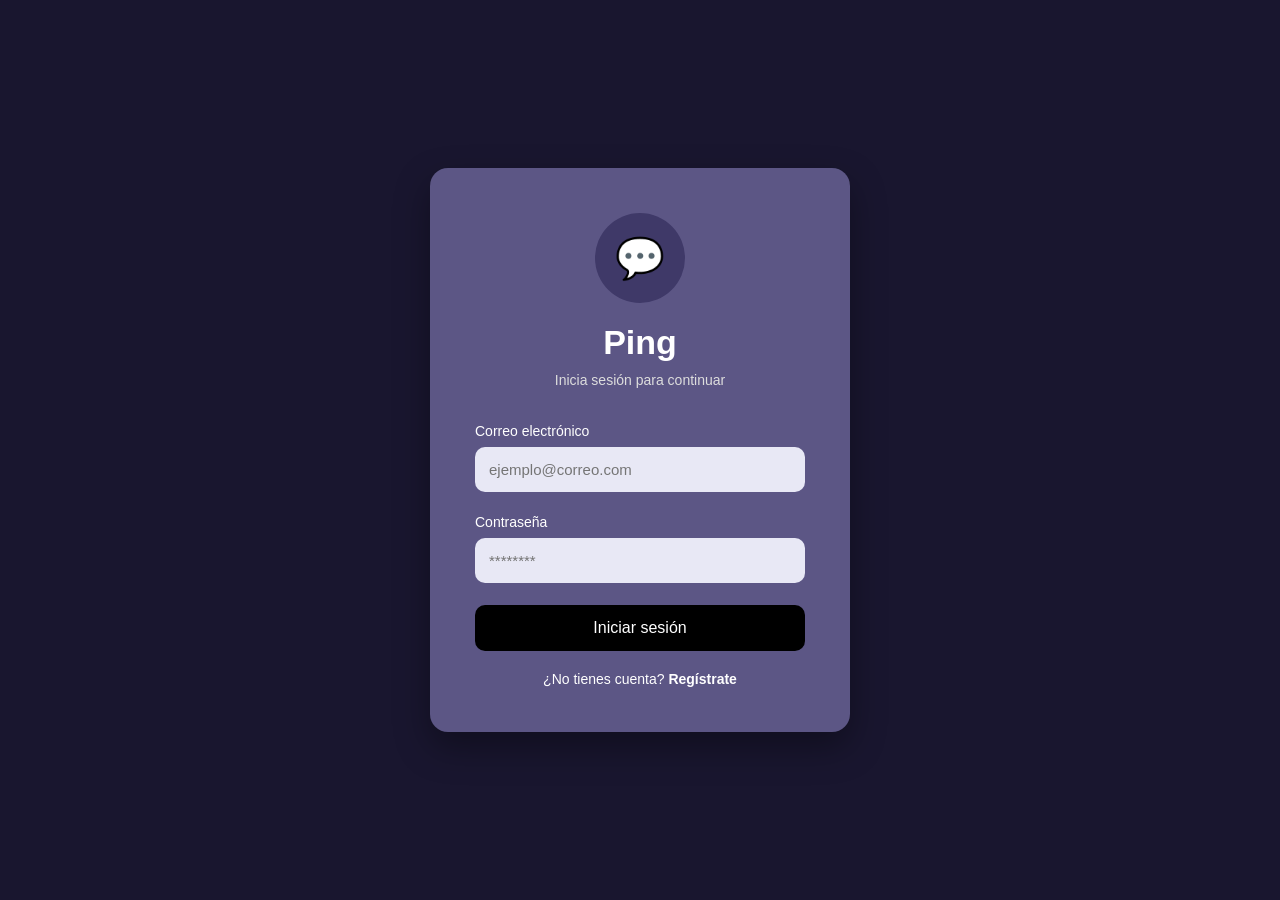
<file: Proyecto_3P/index.html>
<!DOCTYPE html>
<html lang="es">

<head>

    <meta charset="UTF-8">
    <meta name="viewport" content="width=device-width, initial-scale=1.0">

    <title>Ping - Login</title>
    <link rel="stylesheet" href="styles.css">

</head>

<body>

    <div class="login">

        <div class="logo">
            💬 
        </div>

        <h1>Ping</h1>

        <p>Inicia sesión para continuar</p>

        <form action="home.html">

            <label>Correo electrónico</label>

            <input
                type="email"
                placeholder="ejemplo@correo.com"
                required>

            <label>Contraseña</label>

            <input
                type="password"
                placeholder="********"
                required>

            <button type="submit">
                Iniciar sesión
            </button>

        </form>

        <div class="extra">

            ¿No tienes cuenta?

            <a href="#">Regístrate</a>

        </div>

    </div>

</body>

</html>
</file>
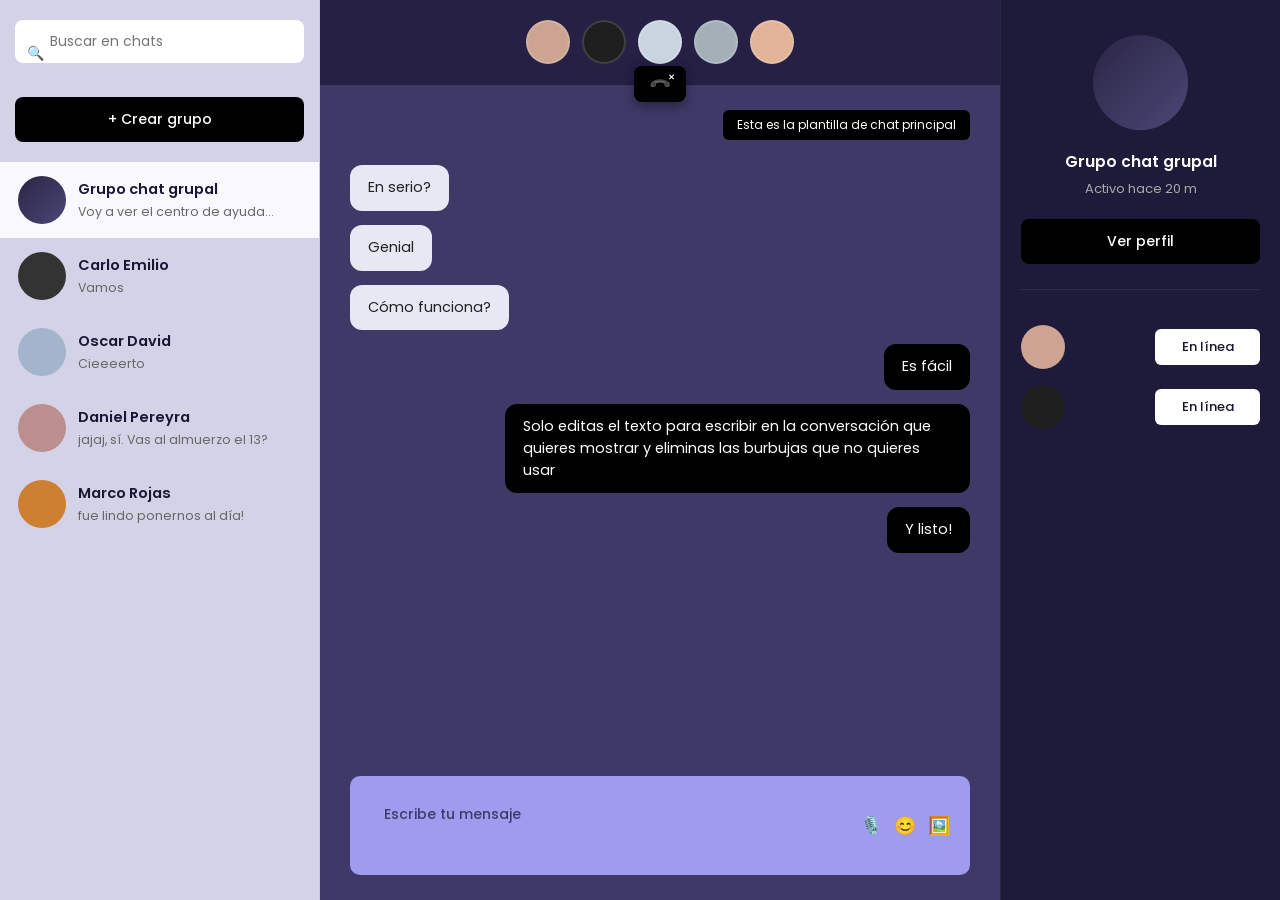
<file: Proyecto_3P/dashboard.html>
<!DOCTYPE html>
<html lang="es">
<head>
    <meta charset="UTF-8">
    <meta name="viewport" content="width=device-width, initial-scale=1.0">
    <title>Ping | Dashboard Chat</title>
    <link rel="stylesheet" href="styles.css">
    <link href="https://fonts.googleapis.com/css2?family=Poppins:wght@300;400;500;600;700&display=swap" rel="stylesheet">
</head>
<body>

    <div class="app-window">
        <aside class="sidebar-left">
            <div class="sidebar-header">
                <div class="search-container">
                    <span class="search-icon">🔍</span>
                    <input type="text" placeholder="Buscar en chats">
                </div>
                <button class="btn-create-group" id="btnOpenGroupModal">
                    + Crear grupo
                </button>
            </div>

            <div class="chat-list">
                <div class="chat-item active">
                    <div class="avatar group-avatar-main"></div>
                    <div class="chat-info">
                        <div class="chat-name">Grupo chat grupal</div>
                        <div class="chat-last-msg">Voy a ver el centro de ayuda...</div>
                    </div>
                </div>

                <div class="chat-item">
                    <div class="avatar user-avatar-1"></div>
                    <div class="chat-info">
                        <div class="chat-name">Carlo Emilio</div>
                        <div class="chat-last-msg">Vamos</div>
                    </div>
                </div>

                <div class="chat-item">
                    <div class="avatar user-avatar-2"></div>
                    <div class="chat-info">
                        <div class="chat-name">Oscar David</div>
                        <div class="chat-last-msg">Cieeeerto</div>
                    </div>
                </div>

                <div class="chat-item">
                    <div class="avatar user-avatar-3"></div>
                    <div class="chat-info">
                        <div class="chat-name">Daniel Pereyra</div>
                        <div class="chat-last-msg">jajaj, sí. Vas al almuerzo el 13?</div>
                    </div>
                </div>

                <div class="chat-item">
                    <div class="avatar user-avatar-4"></div>
                    <div class="chat-info">
                        <div class="chat-name">Marco Rojas</div>
                        <div class="chat-last-msg">fue lindo ponernos al día!</div>
                    </div>
                </div>
            </div>
        </aside>

        <main class="chat-main-area">
            <div class="chat-main-header">
                <div class="members-avatars-row">
                    <div class="member-circle avatar-m1"></div>
                    <div class="member-circle avatar-m2"></div>
                    <div class="member-circle avatar-m3"></div>
                    <div class="member-circle avatar-m4"></div>
                    <div class="member-circle avatar-m5"></div>
                </div>
                
                <div class="call-status-overlay">
                    <div class="btn-hangup">
                        <span class="phone-icon">📞</span>
                        <span class="hangup-x">✕</span>
                    </div>
                </div>
            </div>

            <div class="chat-messages-container">
                <div class="template-indicator">Esta es la plantilla de chat principal</div>

                <div class="message bubble-received">En serio?</div>
                <div class="message bubble-received">Genial</div>
                <div class="message bubble-received">Cómo funciona?</div>

                <div class="message bubble-sent">Es fácil</div>
                <div class="message bubble-sent long-msg">Solo editas el texto para escribir en la conversación que quieres mostrar y eliminas las burbujas que no quieres usar</div>
                <div class="message bubble-sent">Y listo!</div>
            </div>

            <div class="chat-input-wrapper">
                <div class="chat-input-box">
                    <input type="text" placeholder="Escribe tu mensaje">
                    <div class="chat-input-icons">
                        <span class="icon-item">🎙️</span>
                        <span class="icon-item">😊</span>
                        <span class="icon-item">🖼️</span>
                    </div>
                </div>
            </div>
        </main>

        <aside class="sidebar-right">
            <div class="group-profile-section">
                <div class="group-big-avatar"></div>
                <h2 class="group-title">Grupo chat grupal</h2>
                <p class="group-status">Activo hace 20 m</p>
                <button class="btn-view-profile">Ver perfil</button>
            </div>

            <div class="group-members-section">
                <div class="member-status-item">
                    <div class="member-avatar avatar-m1"></div>
                    <div class="status-badge">En línea</div>
                </div>
                <div class="member-status-item">
                    <div class="member-avatar avatar-m2"></div>
                    <div class="status-badge">En línea</div>
                </div>
            </div>
        </aside>
    </div>

    <div class="modal-overlay" id="groupModal">
        <div class="modal-container">
            <div class="modal-header-tag">Crear grupo</div>
            
            <div class="modal-input-row">
                <input type="text" placeholder="Introducir nombre del grupo o ID de usuarios." required>
                <button class="btn-modal-accept" id="btnCloseGroupModal">aceptar</button>
            </div>
        </div>
    </div>

    <script>
        const openBtn = document.getElementById('btnOpenGroupModal');
        const closeBtn = document.getElementById('btnCloseGroupModal');
        const modal = document.getElementById('groupModal');

        // Muestra el recuadro al dar clic en "Crear grupo"
        openBtn.addEventListener('click', () => {
            modal.classList.add('show');
        });

        // Lo oculta al dar clic en "aceptar"
        closeBtn.addEventListener('click', () => {
            modal.classList.remove('show');
        });

        // Opcional: Cerrar también si hacen clic fuera del recuadro negro
        modal.addEventListener('click', (e) => {
            if (e.target === modal) {
                modal.classList.remove('show');
            }
        });
    </script>

</body>
</html>
</file>
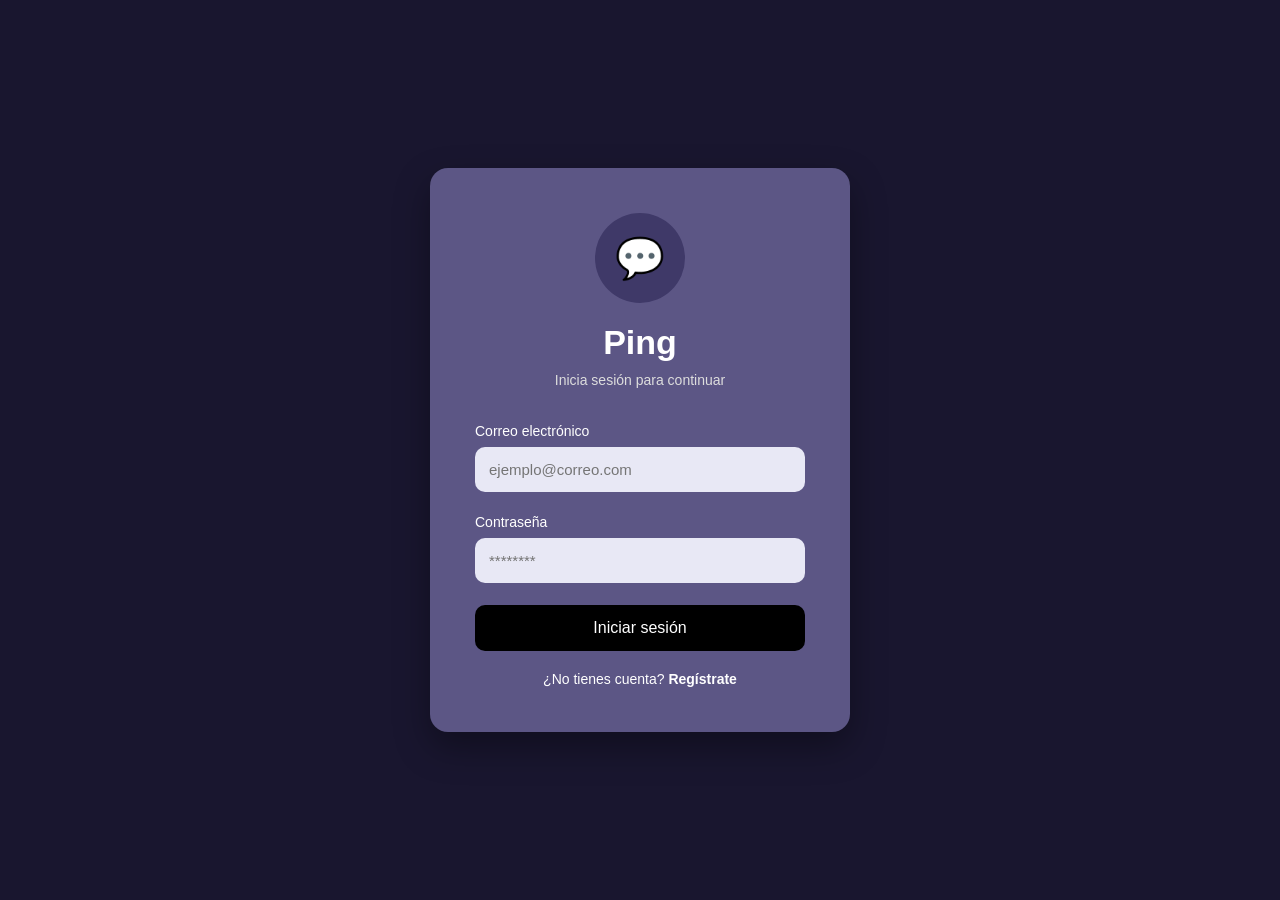
<file: Proyecto_3P/home.html>
<!DOCTYPE html>
<html lang="es">

<head>

    <meta charset="UTF-8">
    <meta name="viewport" content="width=device-width, initial-scale=1.0">

    <title>Ping - Login</title>
    <link rel="stylesheet" href="styles.css">

</head>

<body>

    <div class="login">

        <div class="logo">
            💬 
        </div>

        <h1>Ping</h1>

        <p>Inicia sesión para continuar</p>

        <form action="home.html">

            <label>Correo electrónico</label>

            <input
                type="email"
                placeholder="ejemplo@correo.com"
                required>

            <label>Contraseña</label>

            <input
                type="password"
                placeholder="********"
                required>

            <button type="submit">
                Iniciar sesión
            </button>

        </form>

        <div class="extra">

            ¿No tienes cuenta?

            <a href="#">Regístrate</a>

        </div>

    </div>

</body>

</html>
</file>
<file: Proyecto_3P/styles.css>
*{
    margin:0;
    padding:0;
    box-sizing:border-box;
    font-family:'Poppins',sans-serif;
}

body{

    background:#2d2748;
    display:flex;
    justify-content:center;
    align-items:center;
    height:100vh;

}

.login{

    width:420px;
    background:#5c5685;
    padding:45px;
    border-radius:18px;
    box-shadow:0 15px 35px rgba(0,0,0,.35);

}

.login h1{

    color:white;
    text-align:center;
    margin-bottom:10px;
    font-size:34px;

}

.login p{

    color:#dddddd;
    text-align:center;
    margin-bottom:35px;
    font-size:14px;

}

label{

    display:block;
    color:white;
    margin-bottom:8px;
    font-size:14px;

}

input{

    width:100%;
    padding:14px;
    border:none;
    border-radius:10px;
    margin-bottom:22px;
    background:#e8e8f5;
    font-size:15px;

}

input:focus{

    outline:none;

}

button{

    width:100%;
    padding:14px;
    background:black;
    color:white;
    border:none;
    border-radius:10px;
    cursor:pointer;
    font-size:16px;
    transition:.3s;

}

button:hover{

    background:#222;

}

.extra{

    margin-top:20px;
    text-align:center;
    color:white;
    font-size:14px;

}

.extra a{

    color:white;
    text-decoration:none;
    font-weight:600;

}

.extra a:hover{

    text-decoration:underline;

}

.logo{

    width:90px;
    height:90px;
    margin:auto;
    margin-bottom:20px;
    border-radius:50%;
    background:#3f3968;
    display:flex;
    justify-content:center;
    align-items:center;
    color:white;
    font-size:40px;

}

/* ----------------- HOMEPAGE ----------------------------------------------------------------------------- */

*{
    margin:0;
    padding:0;
    box-sizing:border-box;
    font-family:'Poppins', sans-serif;
}

html{
    scroll-behavior:smooth;
}

body{
    min-height:100vh;
    background:#19162f;
    color:white;
    overflow-x:hidden;
}

/* MENÚ ARRIBA IZQUIERDA */

.top-menu{
    width:100%;
    padding:25px 60px;
}

.top-menu nav{
    display:flex;
    justify-content:flex-start;
    align-items:center;
    gap:28px;
}

.top-menu a{
    color:white;
    text-decoration:none;
    font-size:15px;
}

.top-menu .salir{
    background:black;
    padding:12px 28px;
    border-radius:10px;
}

/* CONTENIDO CENTRADO */

.container{
    width:80%;
    max-width:780px;
    margin:250px auto 60px;
    padding:50px;
    background:linear-gradient(145deg,#292447,#332d55);
    border-radius:28px;
    box-shadow:0 25px 60px rgba(0,0,0,.35);
}

/* HERO */

.hero{
    margin-bottom:40px;
}

.tag{
    display:inline-block;
    background:#6a638f;
    padding:10px 22px;
    border-radius:25px;
    font-size:15px;
    margin-bottom:25px;
}

.hero h1{
    font-size:58px;
    line-height:1.12;
    margin-bottom:25px;
    max-width:650px;
}

.hero p{
    color:#ddd;
    font-size:17px;
    line-height:1.8;
    max-width:620px;
}

.buttons{
    margin-top:30px;
    display:flex;
    flex-direction:column;
    gap:15px;
    max-width:520px;
}

.btn{
    display:block;
    text-align:center;
    padding:17px;
    border-radius:12px;
    color:white;
    text-decoration:none;
    font-size:16px;
}

.primary{
    background:black;
}

.secondary{
    background:#6a638f;
}

/* CHAT */

.chat-card{
    width:100%;
    background:#4b4676;
    border-radius:20px;
    overflow:hidden;
    box-shadow:0 18px 45px rgba(0,0,0,.35);
    margin-bottom:35px;
}

.chat-header{
    background:#302a55;
    padding:22px;
    display:flex;
    justify-content:space-between;
    align-items:center;
}

.user{
    display:flex;
    align-items:center;
    gap:14px;
}

.avatar{
    width:55px;
    height:55px;
    border-radius:50%;
    background:linear-gradient(135deg,#e5e3ff,#6b5fc7);
}

.user h3{
    font-size:18px;
}

.user p{
    font-size:14px;
    color:#ddd;
}

.chat-icons{
    font-size:24px;
}

.messages{
    padding:28px;
}

.message{
    max-width:72%;
    padding:14px 18px;
    border-radius:12px;
    margin-bottom:16px;
    font-size:15px;
}

.received{
    background:#e8e8f5;
    color:#222;
}

.sent{
    background:black;
    color:white;
    margin-left:auto;
}

.big{
    max-width:78%;
}

.input-box{
    margin:0 28px 28px;
    background:#9f9cf0;
    color:#28234a;
    padding:15px;
    border-radius:10px;
    display:flex;
    justify-content:space-between;
}

/* FUNCIONES */

.features{
    display:grid;
    grid-template-columns:1fr 1fr;
    gap:22px;
    margin-bottom:35px;
}

.feature-card{
    background:#5c5685;
    padding:28px;
    border-radius:18px;
}

.circle{
    width:48px;
    height:48px;
    border-radius:50%;
    background:#6b5fc7;
    display:flex;
    justify-content:center;
    align-items:center;
    margin-bottom:16px;
}

.feature-card h3{
    font-size:22px;
    margin-bottom:10px;
}

.feature-card p{
    color:#ddd;
    line-height:1.6;
}

/* ESTADÍSTICAS */

.stats{
    display:grid;
    grid-template-columns:repeat(3,1fr);
    gap:20px;
    background:rgba(0,0,0,.12);
    border-radius:18px;
    padding:28px;
    text-align:center;
}

.stats h2{
    font-size:30px;
}

.stats p{
    color:#ddd;
    font-size:14px;
}

/* FOOTER */

footer{
    text-align:center;
    color:#ccc;
    padding:55px;
}

/* RESPONSIVE */

@media(max-width:800px){
    .top-menu{
        padding:25px;
    }

    .top-menu nav{
        flex-wrap:wrap;
        gap:18px;
    }

    .container{
        width:92%;
        padding:30px;
    }

    .hero h1{
        font-size:40px;
    }

    .features{
        grid-template-columns:1fr;
    }

    .stats{
        grid-template-columns:1fr;
    }
}
/* -----------------CHAT ----------------------------------------------------------------------------- */
/* RESET GENERAL Y TIPOGRAFÍA DE PING */
* {
    margin: 0;
    padding: 0;
    box-sizing: border-box;
    font-family: 'Poppins', sans-serif;
}

body {
    background: #19162f;
    color: white;
    height: 100vh;
    display: flex;
    justify-content: center;
    align-items: center;
    overflow: hidden;
}

/* ENTORNO CONTENEDOR EN PANTALLA COMPLETA */
.app-window {
    display: flex;
    width: 100vw;
    height: 100vh;
    background: #19162f;
}

/* --- BARRA LATERAL IZQUIERDA (CHATS) --- */
.sidebar-left {
    width: 320px;
    background: #d4d2e6; /* Fondo gris-lila claro de la barra lateral */
    color: #222;
    display: flex;
    flex-direction: column;
    border-right: 1px solid rgba(0,0,0,0.05);
}

.sidebar-header {
    padding: 20px 15px;
    display: flex;
    flex-direction: column;
    gap: 12px;
}

.search-container {
    position: relative;
    width: 100%;
}

.search-icon {
    position: absolute;
    left: 12px;
    top: 50%;
    transform: translateY(-50%);
    color: #666;
    font-size: 14px;
}

.search-container input {
    width: 100%;
    padding: 11px 11px 11px 35px;
    border: none;
    border-radius: 8px;
    background: white;
    font-size: 14px;
    color: #333;
}

.search-container input:focus {
    outline: none;
}

.btn-create-group {
    width: 100%;
    padding: 12px;
    background: black;
    color: white;
    border: none;
    border-radius: 8px;
    font-size: 14px;
    font-weight: 500;
    cursor: pointer;
    text-align: center;
    transition: background 0.2s;
}

.btn-create-group:hover {
    background: #222;
}

.chat-list {
    flex: 1;
    overflow-y: auto;
}

.chat-item {
    display: flex;
    align-items: center;
    padding: 14px 18px;
    gap: 12px;
    cursor: pointer;
    transition: background 0.2s;
}

.chat-item:hover {
    background: rgba(0,0,0,0.04);
}

.chat-item.active {
    background: #faf8ff; /* Resaltado blanco del chat seleccionado */
}

.avatar {
    width: 48px;
    height: 48px;
    border-radius: 50%;
    flex-shrink: 0;
}

/* Identificadores de color alternativos para avatares */
.group-avatar-main { background: linear-gradient(135deg, #2b2645, #4b4676); }
.user-avatar-1 { background: #333; }
.user-avatar-2 { background: #a2b5cd; }
.user-avatar-3 { background: #bc8f8f; }
.user-avatar-4 { background: #cd7f32; }
.user-avatar-5 { background: #008080; }
.user-avatar-6 { background: #556b2f; }
.user-avatar-7 { background: #db7093; }
.user-avatar-8 { background: #4682b4; }

.chat-info {
    display: flex;
    flex-direction: column;
    gap: 3px;
    overflow: hidden;
}

.chat-name {
    font-size: 14.5px;
    font-weight: 600;
    color: #1a1736;
}

.chat-last-msg {
    font-size: 12.5px;
    color: #666;
    white-space: nowrap;
    overflow: hidden;
    text-overflow: ellipsis;
}

/* --- ÁREA CENTRAL (CHAT ACTIVO) --- */
.chat-main-area {
    flex: 1;
    background: #3f3968; /* Tono morado intermedio de la sección de mensajes */
    display: flex;
    flex-direction: column;
    position: relative;
}

.chat-main-header {
    background: #252044;
    padding: 18px;
    display: flex;
    justify-content: center;
    align-items: center;
    position: relative;
    min-height: 85px;
    border-bottom: 1px solid rgba(0,0,0,0.1);
}

.members-avatars-row {
    display: flex;
    gap: 12px;
    justify-content: center;
    align-items: center;
}

.member-circle {
    width: 44px;
    height: 44px;
    border-radius: 50%;
    border: 2px solid rgba(255,255,255,0.15);
}

.avatar-m1 { background: #cca491; }
.avatar-m2 { background: #1f1f1f; }
.avatar-m3 { background: #cbd5e1; }
.avatar-m4 { background: #a5afb8; }
.avatar-m5 { background: #e2b49a; }

/* Botón flotante para cortar llamada o silenciar */
.call-status-overlay {
    position: absolute;
    bottom: -18px;
    left: 50%;
    transform: translateX(-50%);
    z-index: 10;
}

.btn-hangup {
    background: black;
    width: 52px;
    height: 36px;
    border-radius: 8px;
    display: flex;
    justify-content: center;
    align-items: center;
    cursor: pointer;
    box-shadow: 0 4px 12px rgba(0,0,0,0.4);
}

.phone-icon {
    font-size: 14px;
    transform: rotate(135deg);
    color: white;
}

.hangup-x {
    position: absolute;
    font-size: 8px;
    color: white;
    font-weight: bold;
    top: 6px;
    right: 11px;
}

/* CONTENEDOR INTERNO DE CONVERSACIONES */
.chat-messages-container {
    flex: 1;
    padding: 25px 30px;
    overflow-y: auto;
    display: flex;
    flex-direction: column;
}

.template-indicator {
    align-self: flex-end;
    background: black;
    color: white;
    padding: 6px 14px;
    border-radius: 6px;
    font-size: 12px;
    margin-bottom: 25px;
    font-weight: 400;
}

.message {
    max-width: 65%;
    padding: 12px 18px;
    border-radius: 12px;
    margin-bottom: 14px;
    font-size: 14.5px;
    line-height: 1.5;
}

.bubble-received {
    background: #e8e8f5;
    color: #222;
    align-self: flex-start;
}

.bubble-sent {
    background: black;
    color: white;
    align-self: flex-end;
}

.long-msg {
    max-width: 75%;
}

/* CAJA DE TEXTO INFERIOR */
.chat-input-wrapper {
    padding: 0 30px 25px;
    background: transparent;
}

.chat-input-box {
    background: #9f9cf0; /* Tono violeta claro de la barra de escribir */
    border-radius: 10px;
    padding: 14px 20px;
    display: flex;
    justify-content: space-between;
    align-items: center;
}

.chat-input-box input {
    background: transparent;
    border: none;
    color: #19162f;
    font-size: 14px;
    width: 85%;
    font-weight: 500;
}

.chat-input-box input::placeholder {
    color: #28234a;
    opacity: 0.8;
}

.chat-input-box input:focus {
    outline: none;
}

.chat-input-icons {
    display: flex;
    gap: 12px;
    font-size: 18px;
    cursor: pointer;
    align-items: center;
}

/* --- BARRA LATERAL DERECHA (PERFIL/MIEMBROS) --- */
.sidebar-right {
    width: 280px;
    background: #1e1b3a; /* Fondo ultra oscuro lateral derecho */
    border-left: 1px solid rgba(255,255,255,0.05);
    display: flex;
    flex-direction: column;
    padding: 35px 20px;
    gap: 35px;
    overflow-y: auto;
}

.group-profile-section {
    display: flex;
    flex-direction: column;
    align-items: center;
    text-align: center;
    border-bottom: 1px solid rgba(255,255,255,0.08);
    padding-bottom: 25px;
}

.group-big-avatar {
    width: 95px;
    height: 95px;
    border-radius: 50%;
    background: linear-gradient(135deg, #2b2645, #4b4676);
    margin-bottom: 20px;
}

.group-title {
    font-size: 15.5px;
    font-weight: 600;
    margin-bottom: 6px;
}

.group-status {
    font-size: 13px;
    color: #aaa;
    margin-bottom: 20px;
}

.btn-view-profile {
    width: 100%;
    padding: 12px;
    background: black;
    color: white;
    border: none;
    border-radius: 8px;
    font-size: 14px;
    font-weight: 500;
    cursor: pointer;
    transition: background 0.2s;
}

.btn-view-profile:hover {
    background: #222;
}

/* Lista de miembros en línea */
.group-members-section {
    display: flex;
    flex-direction: column;
    gap: 16px;
}

.member-status-item {
    display: flex;
    align-items: center;
    justify-content: space-between;
    width: 100%;
}

.member-avatar {
    width: 44px;
    height: 44px;
    border-radius: 50%;
}

.status-badge {
    background: white;
    color: #19162f;
    padding: 8px 16px;
    border-radius: 6px;
    font-size: 13px;
    font-weight: 500;
    min-width: 105px;
    text-align: center;
}

/* RESPONSIVE MÓVIL */
@media (max-width: 950px) {
    .sidebar-right {
        display: none;
    }
}
@media (max-width: 700px) {
    .sidebar-left { width: 80px; }
    .chat-info, .sidebar-header { display: none; }
    .chat-item { justify-content: center; }
}

/* Recuadro flotante */
.modal-overlay {
    position: fixed;
    top: 0;
    left: 0;
    width: 100vw;
    height: 100vh;
    background: rgba(0, 0, 0, 0.4); /* Capa translúcida de fondo */
    display: flex;
    justify-content: center;
    align-items: center;
    z-index: 999;
    opacity: 0;
    pointer-events: none;
    transition: opacity 0.25s ease;
}

/* Clase activa controlada por JavaScript */
.modal-overlay.show {
    opacity: 1;
    pointer-events: auto;
}

/* El contenedor rectangular oscuro principal */
.modal-container {
    background: #1e1e1e; /* Fondo gris oscuro/negro idéntico al recuadro de la imagen */
    width: 90%;
    max-width: 520px;
    padding: 40px 30px;
    box-shadow: 0 10px 30px rgba(0, 0, 0, 0.5);
    display: flex;
    flex-direction: column;
    align-items: center;
    gap: 25px;
}

/* Etiqueta central superior similar al botón de 'Añadir a usuario' */
.modal-header-tag {
    background: #d4d2e6;
    color: #19162f;
    padding: 8px 24px;
    font-size: 14px;
    font-weight: 500;
    border-radius: 2px;
    text-align: center;
}

/* Fila blanca contenedora de la caja de texto y botón verde */
.modal-input-row {
    background: white;
    width: 100%;
    display: flex;
    align-items: center;
    padding: 4px;
    border: 1px solid #ccc;
}

.modal-input-row input {
    flex: 1;
    background: transparent;
    border: none;
    padding: 10px 12px;
    font-size: 13.5px;
    color: #222;
    margin-bottom: 0; /* Resetea el margen de los inputs globales */
    font-weight: 400;
}

.modal-input-row input::placeholder {
    color: #666;
}

.modal-input-row input:focus {
    outline: none;
}

/* El botón verde oscuro "aceptar" */
.btn-modal-accept {
    background: #035332; /* Tono verde pino/bosque exacto de la interfaz */
    color: white;
    border: none;
    padding: 10px 22px;
    font-size: 13.5px;
    font-weight: 500;
    cursor: pointer;
    border-radius: 0px; /* Completamente rectangular */
    width: auto; /* Evita heredar el 100% de los botones generales */
    transition: background 0.2s;
}

.btn-modal-accept:hover {
    background: #023d24;
}
</file>
